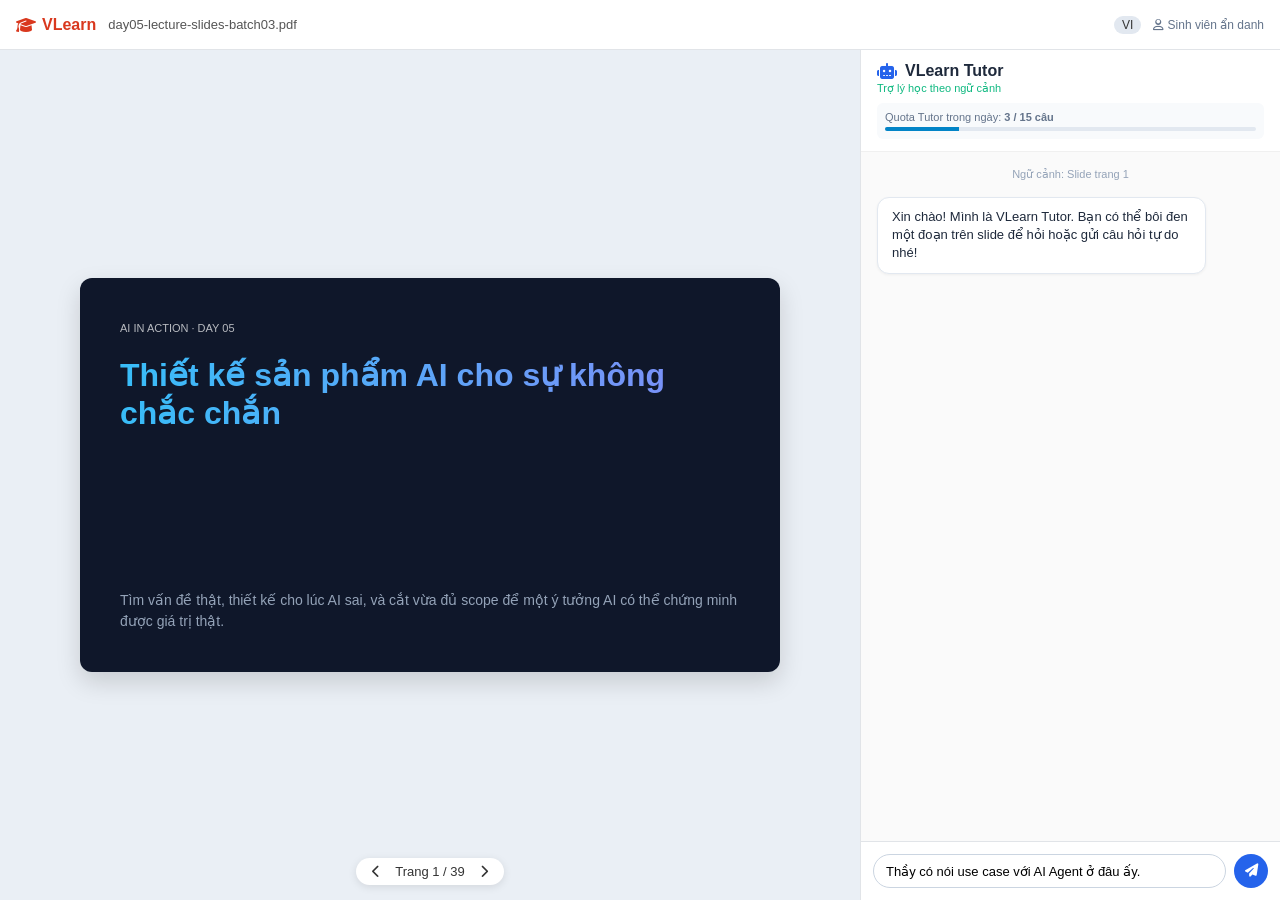
<file: cp2/index.html>
<!DOCTYPE html>
<html lang="vi">

<head>
    <meta charset="UTF-8">
    <meta name="viewport" content="width=device-width, initial-scale=1.0">
    <title>VLearn Tutor Chatbot Prototype</title>
    <!-- FontAwesome icon -->
    <link rel="stylesheet" href="https://cdnjs.cloudflare.com/ajax/libs/font-awesome/6.4.0/css/all.min.css">
    <style>
        * {
            box-sizing: border-box;
            margin: 0;
            padding: 0;
            font-family: -apple-system, BlinkMacSystemFont, "Segoe UI", Roboto, Helvetica, Arial, sans-serif;
        }

        body {
            display: flex;
            height: 100vh;
            background-color: #f4f6f8;
            color: #333;
        }

        /* App Header */
        .app-header {
            position: fixed;
            top: 0;
            left: 0;
            right: 0;
            height: 50px;
            background: #fff;
            border-bottom: 1px solid #e1e4e8;
            display: flex;
            align-items: center;
            justify-content: space-between;
            padding: 0 16px;
            z-index: 10;
        }

        .header-left,
        .header-right {
            display: flex;
            align-items: center;
            gap: 12px;
        }

        .logo {
            font-weight: bold;
            color: #d9381e;
            display: flex;
            align-items: center;
            gap: 6px;
        }

        .doc-title {
            font-size: 13px;
            color: #555;
        }

        /* Layout Main */
        .main-container {
            display: flex;
            width: 100vw;
            margin-top: 50px;
            height: calc(100vh - 50px);
        }

        /* Left side: Slide Preview */
        .slide-viewer {
            flex: 1;
            background: #eaeff5;
            display: flex;
            flex-direction: column;
            align-items: center;
            justify-content: center;
            padding: 20px;
            position: relative;
        }

        .slide-card {
            width: 90%;
            max-width: 700px;
            aspect-ratio: 16/9;
            background: #0f172a;
            color: #fff;
            border-radius: 12px;
            padding: 40px;
            display: flex;
            flex-direction: column;
            justify-content: space-between;
            box-shadow: 0 10px 25px rgba(0, 0, 0, 0.15);
            transition: all 0.3s ease;
        }

        .slide-card h1 {
            font-size: 32px;
            background: linear-gradient(90deg, #38bdf8, #818cf8);
            -webkit-background-clip: text;
            -webkit-text-fill-color: transparent;
            margin-top: 20px;
        }

        .slide-card p {
            color: #94a3b8;
            font-size: 14px;
            line-height: 1.5;
        }

        .slide-controls {
            position: absolute;
            bottom: 15px;
            background: #fff;
            padding: 6px 16px;
            border-radius: 20px;
            box-shadow: 0 2px 8px rgba(0, 0, 0, 0.1);
            font-size: 13px;
            display: flex;
            gap: 15px;
            align-items: center;
        }

        /* Right side: Chatbot Sidebar */
        .chat-sidebar {
            width: 420px;
            background: #fff;
            border-left: 1px solid #e1e4e8;
            display: flex;
            flex-direction: column;
        }

        .chat-header {
            padding: 12px 16px;
            border-bottom: 1px solid #f0f0f0;
        }

        .chat-title {
            display: flex;
            align-items: center;
            gap: 8px;
            font-weight: 600;
            color: #1e293b;
        }

        .chat-subtitle {
            font-size: 11px;
            color: #10b981;
            margin-top: 2px;
        }

        .quota-box {
            margin-top: 8px;
            background: #f8fafc;
            padding: 8px;
            border-radius: 6px;
            font-size: 11px;
            color: #64748b;
        }

        .progress-bar {
            height: 4px;
            background: #e2e8f0;
            border-radius: 2px;
            margin-top: 4px;
            overflow: hidden;
        }

        .progress-fill {
            width: 20%;
            height: 100%;
            background: #0284c7;
        }

        /* Messages Area */
        .chat-messages {
            flex: 1;
            padding: 16px;
            overflow-y: auto;
            display: flex;
            flex-direction: column;
            gap: 12px;
            background: #fafafa;
        }

        .msg-context {
            font-size: 11px;
            color: #94a3b8;
            text-align: center;
            margin-bottom: 4px;
        }

        .msg {
            max-width: 85%;
            padding: 10px 14px;
            border-radius: 12px;
            font-size: 13px;
            line-height: 1.4;
        }

        .msg-bot {
            background: #fff;
            border: 1px solid #e2e8f0;
            align-self: flex-start;
            color: #1e293b;
            box-shadow: 0 1px 3px rgba(0, 0, 0, 0.05);
        }

        .msg-user {
            background: #2563eb;
            color: #fff;
            align-self: flex-end;
        }

        /* Semantic Search Results */
        .result-card {
            border: 1px solid #e2e8f0;
            border-radius: 8px;
            padding: 10px;
            margin-top: 8px;
            background: #f8fafc;
        }

        .result-header {
            font-weight: 600;
            font-size: 12px;
            color: #0f172a;
        }

        .result-meta {
            font-size: 11px;
            color: #64748b;
            display: flex;
            justify-content: space-between;
            margin: 4px 0;
        }

        .result-preview {
            font-size: 12px;
            color: #334155;
            font-style: italic;
            margin-bottom: 8px;
        }

        .btn-open-slide {
            background: #e0f2fe;
            color: #0284c7;
            border: none;
            padding: 4px 10px;
            border-radius: 4px;
            font-size: 11px;
            font-weight: 600;
            cursor: pointer;
        }

        .btn-open-slide:hover {
            background: #bae6fd;
        }

        /* Action Buttons Options */
        .option-group {
            display: flex;
            flex-direction: column;
            gap: 6px;
            margin-top: 8px;
        }

        .btn-option {
            background: #fff;
            border: 1px solid #2563eb;
            color: #2563eb;
            padding: 8px 12px;
            border-radius: 6px;
            font-size: 12px;
            text-align: left;
            cursor: pointer;
            transition: all 0.2s;
        }

        .btn-option:hover {
            background: #2563eb;
            color: #fff;
        }

        /* Input Footer */
        .chat-input-area {
            padding: 12px;
            background: #fff;
            border-top: 1px solid #e1e4e8;
            display: flex;
            gap: 8px;
        }

        .chat-input {
            flex: 1;
            padding: 8px 12px;
            border: 1px solid #cbd5e1;
            border-radius: 20px;
            outline: none;
            font-size: 13px;
        }

        .chat-input:focus {
            border-color: #2563eb;
        }

        .btn-send {
            background: #2563eb;
            color: white;
            border: none;
            width: 34px;
            height: 34px;
            border-radius: 50%;
            cursor: pointer;
            display: flex;
            align-items: center;
            justify-content: center;
        }

        .btn-send:hover {
            background: #1d4ed8;
        }
    </style>
</head>

<body>

    <!-- Top Navigation Header -->
    <header class="app-header">
        <div class="header-left">
            <div class="logo"><i class="fa-solid fa-graduation-cap"></i> VLearn</div>
            <span class="doc-title">day05-lecture-slides-batch03.pdf</span>
        </div>
        <div class="header-right">
            <span style="font-size: 12px; background: #e2e8f0; padding: 2px 8px; border-radius: 12px;">VI</span>
            <span style="font-size: 12px; color: #64748b;"><i class="fa-regular fa-user"></i> Sinh viên ẩn danh</span>
        </div>
    </header>

    <div class="main-container">
        <!-- Main Slide Display -->
        <main class="slide-viewer">
            <div class="slide-card" id="slideCard">
                <div>
                    <span style="font-size: 11px; opacity: 0.7;">AI IN ACTION · DAY 05</span>
                    <h1 id="slideTitle">Thiết kế sản phẩm AI cho sự không chắc chắn</h1>
                </div>
                <p id="slideContent">Tìm vấn đề thật, thiết kế cho lúc AI sai, và cắt vừa đủ scope để một ý tưởng AI có
                    thể chứng minh được giá trị thật.</p>
            </div>

            <div class="slide-controls">
                <i class="fa-solid fa-chevron-left"></i>
                <span id="slideIndicator">Trang 1 / 39</span>
                <i class="fa-solid fa-chevron-right"></i>
            </div>
        </main>

        <!-- Right Side Chatbot Interface -->
        <aside class="chat-sidebar">
            <div class="chat-header">
                <div class="chat-title">
                    <i class="fa-solid fa-robot" style="color: #2563eb;"></i> VLearn Tutor
                </div>
                <div class="chat-subtitle">Trợ lý học theo ngữ cảnh</div>
                <div class="quota-box">
                    <div>Quota Tutor trong ngày: <b>3 / 15 câu</b></div>
                    <div class="progress-bar">
                        <div class="progress-fill"></div>
                    </div>
                </div>
            </div>

            <div class="chat-messages" id="chatMessages">
                <div class="msg-context">Ngữ cảnh: Slide trang 1</div>
                <div class="msg msg-bot">
                    Xin chào! Mình là VLearn Tutor. Bạn có thể bôi đen một đoạn trên slide để hỏi hoặc gửi câu hỏi tự do
                    nhé!
                </div>
            </div>

            <div class="chat-input-area">
                <input type="text" class="chat-input" id="userInput" placeholder="Nhập câu hỏi hoặc dán tài liệu..."
                    value="Thầy có nói use case với AI Agent ở đâu ấy.">
                <button class="btn-send" onclick="handleSend()"><i class="fa-solid fa-paper-plane"></i></button>
            </div>
        </aside>
    </div>

    <script>
        const chatMessages = document.getElementById('chatMessages');
        const userInput = document.getElementById('userInput');
        const slideCard = document.getElementById('slideCard');
        const slideTitle = document.getElementById('slideTitle');
        const slideContent = document.getElementById('slideContent');
        const slideIndicator = document.getElementById('slideIndicator');

        // Hàm hỗ trợ cuộn chat xuống dưới cùng
        function scrollToBottom() {
            chatMessages.scrollTop = chatMessages.scrollHeight;
        }

        // Chuyển Slide khi bấm nút "Mở slide"
        function goToSlide(slideNum, title, preview) {
            slideIndicator.innerText = `Trang ${slideNum} / 39`;
            slideTitle.innerText = title;
            slideContent.innerText = preview;

            // Hiệu ứng nhẹ khi đổi slide
            slideCard.style.opacity = '0.5';
            setTimeout(() => slideCard.style.opacity = '1', 200);
        }

        // Xử lý gửi tin nhắn gốc từ user
        function handleSend() {
            const text = userInput.value.trim();
            if (!text) return;

            // 1. Hiện câu hỏi User
            const userMsg = document.createElement('div');
            userMsg.className = 'msg msg-user';
            userMsg.innerText = text;
            chatMessages.appendChild(userMsg);
            userInput.value = '';
            scrollToBottom();

            // 2. Giả lập Semantic Search & Hiện kết quả phù hợp
            setTimeout(() => {
                const searchResultBotMsg = document.createElement('div');
                searchResultBotMsg.className = 'msg msg-bot';
                searchResultBotMsg.innerHTML = `
                    <p style="margin-bottom: 8px;"><b>Đã thực hiện Semantic Search trên Lesson & Slide:</b></p>
                    
                    <!-- Card 1 -->
                    <div class="result-card">
                        <div class="result-header">Lesson: AI Agent Basics</div>
                        <div class="result-meta">
                            <span>Slide 12</span>
                            <span style="color: #16a34a; font-weight:600;">Độ phù hợp: 96%</span>
                        </div>
                        <div class="result-preview">"Không phải mọi use case đều cần AI Agent..."</div>
                        <button class="btn-open-slide" onclick="goToSlide(12, 'Lesson: AI Agent Basics', 'Không phải mọi use case đều cần AI Agent...')">[Mở slide 12]</button>
                    </div>

                    <!-- Card 2 -->
                    <div class="result-card">
                        <div class="result-header">Lesson: AI Agent Basics</div>
                        <div class="result-meta">
                            <span>Slide 15</span>
                            <span style="color: #16a34a; font-weight:600;">Độ phù hợp: 91%</span>
                        </div>
                        <div class="result-preview">"Chi tiết triển khai Multi-Agent Architecture..."</div>
                        <button class="btn-open-slide" onclick="goToSlide(15, 'AI Agent Architecture', 'Chi tiết triển khai Multi-Agent Architecture...')">[Mở slide 15]</button>
                    </div>

                    <!-- Card 3 -->
                    <div class="result-card">
                        <div class="result-header">Lesson: AI Workflow</div>
                        <div class="result-meta">
                            <span>Slide 8</span>
                            <span style="color: #16a34a; font-weight:600;">Độ phù hợp: 85%</span>
                        </div>
                        <div class="result-preview">"So sánh AI Workflow truyền thống và Agentic Workflow..."</div>
                        <button class="btn-open-slide" onclick="goToSlide(8, 'AI Workflow', 'So sánh AI Workflow truyền thống và Agentic Workflow...')">[Mở slide 8]</button>
                    </div>
                `;
                chatMessages.appendChild(searchResultBotMsg);
                scrollToBottom();

                // 3. AI hỏi các lựa chọn tiếp theo
                setTimeout(() => {
                    const questionBotMsg = document.createElement('div');
                    questionBotMsg.className = 'msg msg-bot';
                    questionBotMsg.id = 'aiQuestionBlock';
                    questionBotMsg.innerHTML = `
                        <p><b>Bạn muốn:</b></p>
                        <div class="option-group">
                            <button class="btn-option" onclick="selectOption(1)">① Tóm tắt Slide 12</button>
                            <button class="btn-option" onclick="selectOption(2)">② Tóm tắt toàn bộ các slide trên</button>
                            <button class="btn-option" onclick="selectOption(3)">③ Không cần, mình sẽ tự xem</button>
                        </div>
                    `;
                    chatMessages.appendChild(questionBotMsg);
                    scrollToBottom();
                }, 800);

            }, 600);
        }

        // Xử lý chọn các bước cuối (①, ②, ③)
        function selectOption(optionIndex) {
            let userChoiceText = "";
            let botReplyText = "";

            if (optionIndex === 1) {
                userChoiceText = "Tóm tắt Slide 12";
                botReplyText = "<b>Tóm tắt Slide 12:</b> Nội dung chính nhấn mạnh rằng chỉ nên áp dụng AI Agent cho các bài toán đòi hỏi tính linh hoạt và ra quyết định động, không phải mọi use case đều cần phức tạp hóa bằng Agent.";
            } else if (optionIndex === 2) {
                userChoiceText = "Tóm tắt toàn bộ các slide trên";
                botReplyText = "<b>Tóm tắt tổng quan (Slide 12, 15, 8):</b><br>- <i>Slide 12:</i> Chọn đúng bài toán cần Agent.<br>- <i>Slide 15:</i> Kiến trúc Multi-Agent phối hợp.<br>- <i>Slide 8:</i> Workflow truyền thống vs Agentic.";
            } else if (optionIndex === 3) {
                userChoiceText = "Không cần, mình sẽ tự xem";
                botReplyText = "Vâng, bạn có thể bấm nút <b>[Mở slide]</b> ở các thẻ phía trên để xem nội dung chi tiết nhé!";
            }

            // Hiện tin nhắn lựa chọn của User
            const userMsg = document.createElement('div');
            userMsg.className = 'msg msg-user';
            userMsg.innerText = userChoiceText;
            chatMessages.appendChild(userMsg);

            // Phản hồi cuối cùng từ AI
            setTimeout(() => {
                const botMsg = document.createElement('div');
                botMsg.className = 'msg msg-bot';
                botMsg.innerHTML = botReplyText;
                chatMessages.appendChild(botMsg);
                scrollToBottom();
            }, 500);
        }

        // Cho phép ấn Enter ở khung chat để gửi
        userInput.addEventListener("keypress", function (event) {
            if (event.key === "Enter") {
                handleSend();
            }
        });
    </script>
</body>

</html>
</file>
